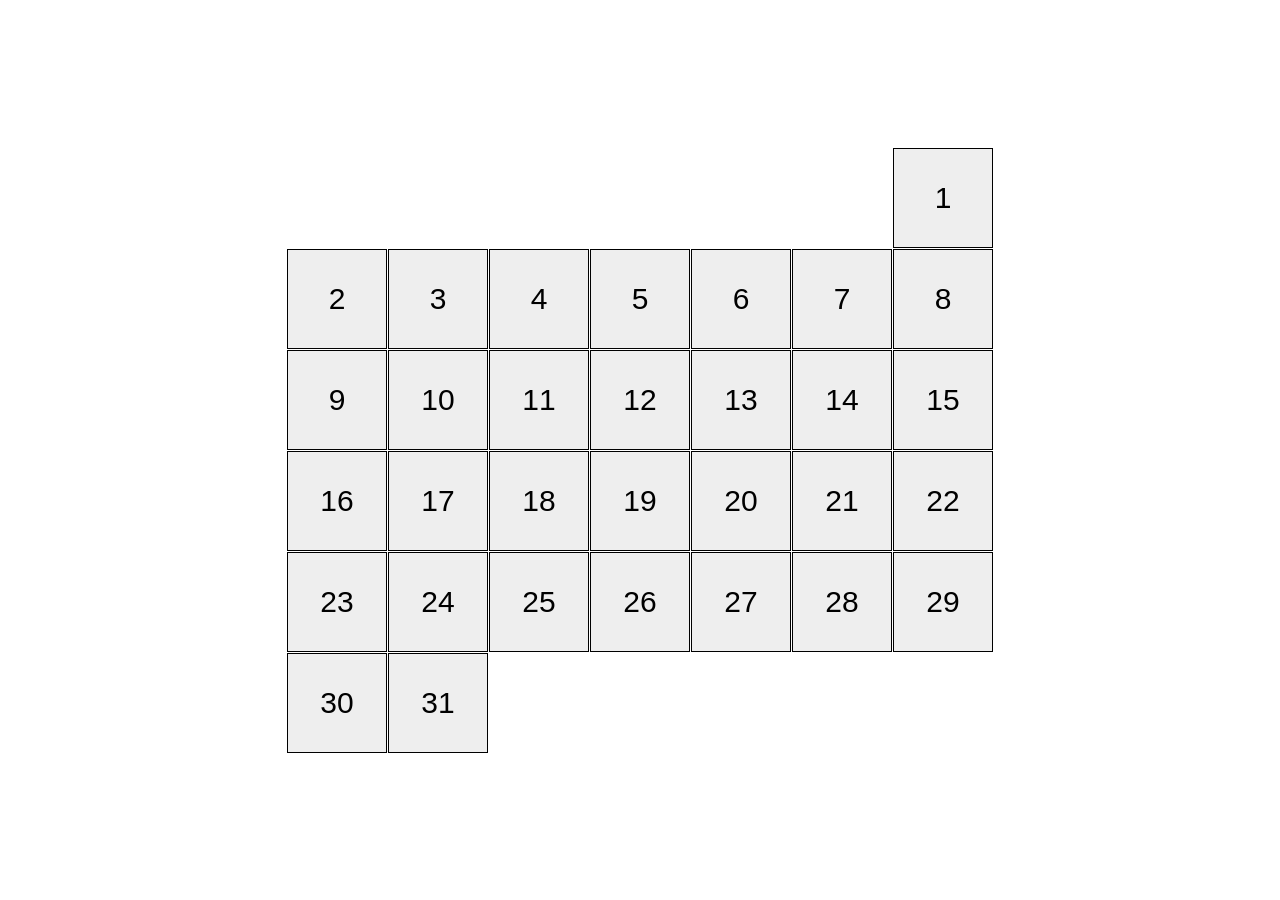
<file: index.html>
<!doctype html><html lang="en"><head><meta charset="utf-8"><meta name="viewport" content="width=device-width, initial-scale=1.0"><title>Calendar</title><link rel="stylesheet" href="index.5683a19e.css"></head><body> <div class="calendar calendar--month-length-31 calendar--start-day-sun"> <div class="calendar__day"></div> <div class="calendar__day"></div> <div class="calendar__day"></div> <div class="calendar__day"></div> <div class="calendar__day"></div> <div class="calendar__day"></div> <div class="calendar__day"></div> <div class="calendar__day"></div> <div class="calendar__day"></div> <div class="calendar__day"></div> <div class="calendar__day"></div> <div class="calendar__day"></div> <div class="calendar__day"></div> <div class="calendar__day"></div> <div class="calendar__day"></div> <div class="calendar__day"></div> <div class="calendar__day"></div> <div class="calendar__day"></div> <div class="calendar__day"></div> <div class="calendar__day"></div> <div class="calendar__day"></div> <div class="calendar__day"></div> <div class="calendar__day"></div> <div class="calendar__day"></div> <div class="calendar__day"></div> <div class="calendar__day"></div> <div class="calendar__day"></div> <div class="calendar__day"></div> <div class="calendar__day"></div> <div class="calendar__day"></div> <div class="calendar__day"></div> </div> </body></html>
</file>
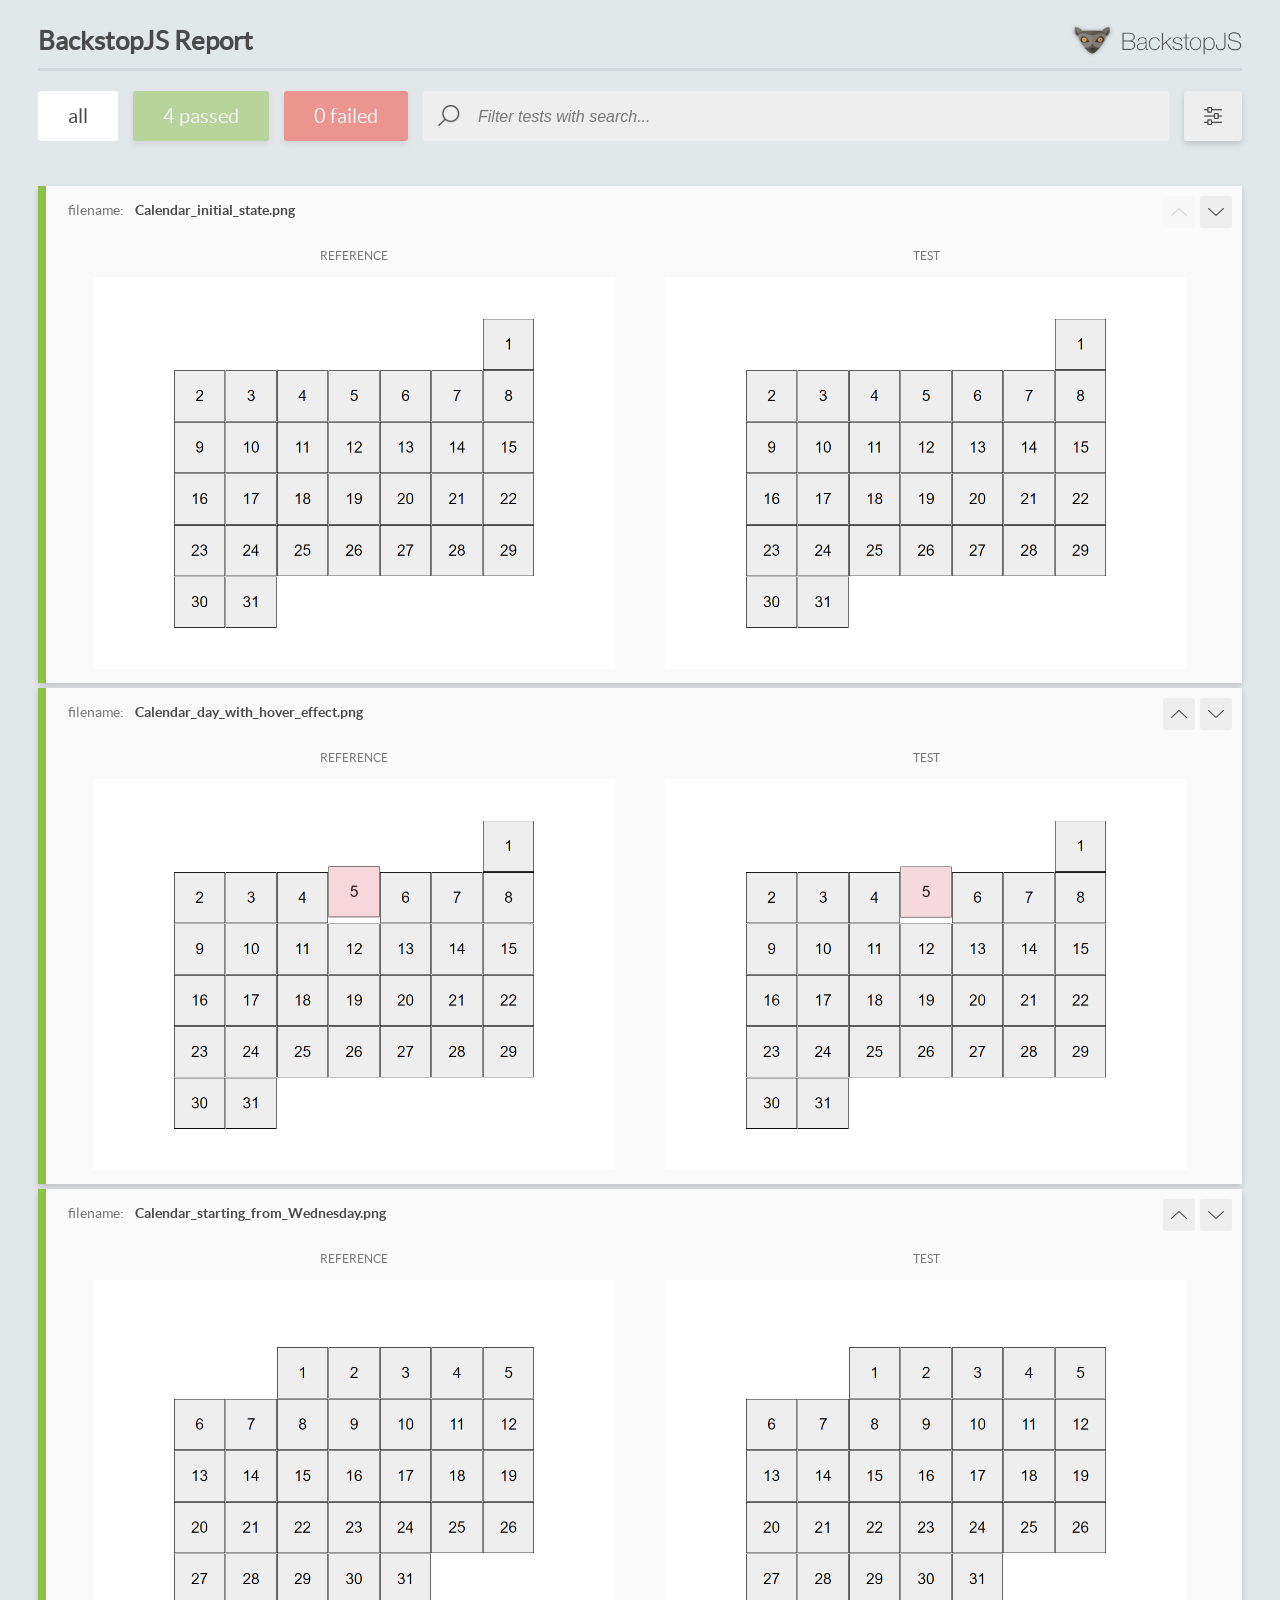
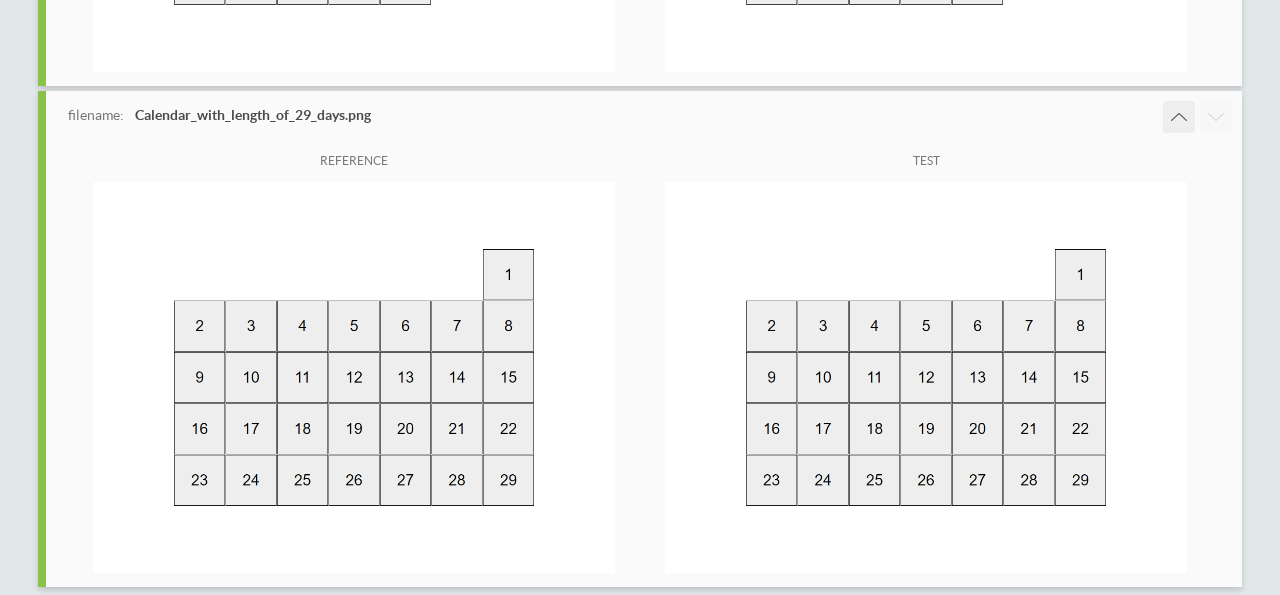
<file: report/html_report/index.html>
<!DOCTYPE html>
<html>
  <head>
    <meta charset="utf-8">
    <!-- Disable Cache -->
    <meta http-equiv="Cache-Control" content="no-cache, no-store, must-revalidate">
    <meta http-equiv="Pragma" content="no-cache">
    <meta http-equiv="Expires" content="0">

    <title>BackstopJS Report</title>

    <style>
      @font-face {
          font-family: 'latoregular';
          src: url('./assets/fonts/lato-regular-webfont.woff2') format('woff2'),
              url('./assets/fonts/lato-regular-webfont.woff') format('woff');
          font-weight: 400;
          font-style: normal;
      }
      @font-face {
          font-family: 'latobold';
          src: url('./assets/fonts/lato-bold-webfont.woff2') format('woff2'),
              url('./assets/fonts/lato-bold-webfont.woff') format('woff');
          font-weight: 700;
          font-style: normal;
      }

      .ReactModal__Body--open {
          overflow: hidden;
      }
      .ReactModal__Body--open .header {
        display: none;
      }

    </style>
  </head>
  <body style="background-color: #E2E7EA">
    <div id="root">

    </div>
    <script>
      function report (report) { // eslint-disable-line no-unused-vars
        window.tests = report;
      }
    </script>
    <script src="config.js"></script>
    <script src="index_bundle.js"></script>
  </body>
</html>
</file>
<file: index.5683a19e.css>
body{justify-content:center;align-items:center;height:100vh;margin:0;display:flex}.calendar{box-sizing:border-box;flex-wrap:wrap;gap:1px;width:726px;padding:10px;display:flex}.calendar__day{box-sizing:border-box;background-color:#eee;border:1px solid #000;justify-content:center;align-items:center;width:100px;height:100px;font-family:Arial;font-size:30px;transition:all .5s;display:flex;position:relative}.calendar__day:hover{cursor:pointer;background-color:#ffbfcb;transform:translateY(-25px)}.calendar__day:before{content:"";font-family:Arial;font-size:30px}.calendar__day:first-child:before{content:"1"}.calendar__day:nth-child(2):before{content:"2"}.calendar__day:nth-child(3):before{content:"3"}.calendar__day:nth-child(4):before{content:"4"}.calendar__day:nth-child(5):before{content:"5"}.calendar__day:nth-child(6):before{content:"6"}.calendar__day:nth-child(7):before{content:"7"}.calendar__day:nth-child(8):before{content:"8"}.calendar__day:nth-child(9):before{content:"9"}.calendar__day:nth-child(10):before{content:"10"}.calendar__day:nth-child(11):before{content:"11"}.calendar__day:nth-child(12):before{content:"12"}.calendar__day:nth-child(13):before{content:"13"}.calendar__day:nth-child(14):before{content:"14"}.calendar__day:nth-child(15):before{content:"15"}.calendar__day:nth-child(16):before{content:"16"}.calendar__day:nth-child(17):before{content:"17"}.calendar__day:nth-child(18):before{content:"18"}.calendar__day:nth-child(19):before{content:"19"}.calendar__day:nth-child(20):before{content:"20"}.calendar__day:nth-child(21):before{content:"21"}.calendar__day:nth-child(22):before{content:"22"}.calendar__day:nth-child(23):before{content:"23"}.calendar__day:nth-child(24):before{content:"24"}.calendar__day:nth-child(25):before{content:"25"}.calendar__day:nth-child(26):before{content:"26"}.calendar__day:nth-child(27):before{content:"27"}.calendar__day:nth-child(28):before{content:"28"}.calendar__day:nth-child(29):before{content:"29"}.calendar__day:nth-child(30):before{content:"30"}.calendar__day:nth-child(31):before{content:"31"}.calendar--start-day-mon .calendar__day:first-child{margin-left:0}.calendar--start-day-tue .calendar__day:first-child{margin-left:101px}.calendar--start-day-wed .calendar__day:first-child{margin-left:202px}.calendar--start-day-thu .calendar__day:first-child{margin-left:303px}.calendar--start-day-fri .calendar__day:first-child{margin-left:404px}.calendar--start-day-sat .calendar__day:first-child{margin-left:505px}.calendar--start-day-sun .calendar__day:first-child{margin-left:606px}.calendar--month-length-28 .calendar__day:nth-child(n+29),.calendar--month-length-29 .calendar__day:nth-child(n+30),.calendar--month-length-30 .calendar__day:nth-child(n+31),.calendar--month-length-31 .calendar__day:nth-child(n+32){display:none}
/*# sourceMappingURL=index.5683a19e.css.map */
</file>
